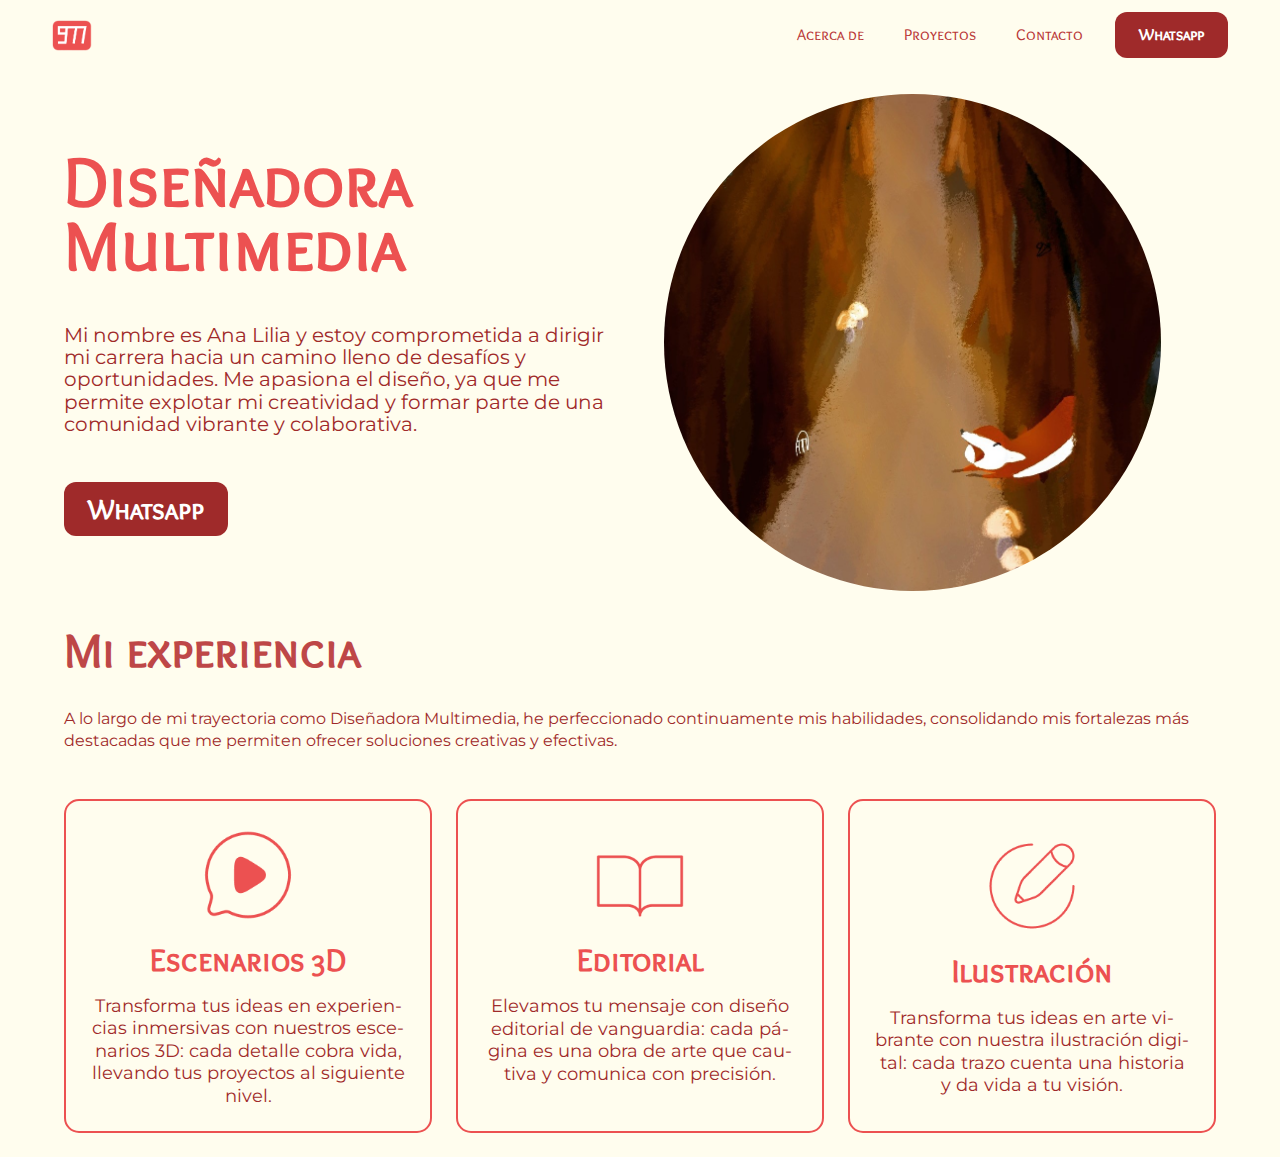
<file: index.html>
<!DOCTYPE html>
<html lang="es">

<head>
  <meta charset="UTF-8">
  <meta name="viewport" content="width=device-width, initial-scale=1.0">
  <title>Portafolio-Lili</title>

  <!-- googlefonts star -->
  <link rel="preconnect" href="https://fonts.googleapis.com">
  <link rel="preconnect" href="https://fonts.gstatic.com" crossorigin>
  <link href="https://fonts.googleapis.com/css2?family=Montserrat:ital,wght@0,100..900;1,100..900&family=Overlock+SC&display=swap" rel="stylesheet">
  <!-- googlefonts end -->

  <!-- Stylesheets star -->
  <link rel="stylesheet" href="./css/resset.css">
  <link rel="stylesheet" href="./css/style.css">
  <!-- stylessheets end -->
</head>

<body>


  <header class="header">
    <div class="header-wrapper">
      <a class="header-brand" href="./">
        <img src="./assets/brand/logo977.png" alt="Logotipo de lili"></a>
      <nav class="header-nav">
        <a class="header-nav-item" href="about.html">Acerca de</a>
        <a class="header-nav-item" href="projects.html">Proyectos</a>
        <a class="header-nav-item" href="contact.html">Contacto</a>
        <a class="header-nav-buttom" href="#">Whatsapp</a>
      </nav>
    </div>
  </header>

  <div class="hero">
    <div class="hero-wrapper">
      <div class="hero-content">
        <h1 class="hero-title">Diseñadora Multimedia</h1>
        <br>
        <p class="hero-paragraph">Mi nombre es Ana Lilia y estoy comprometida a dirigir mi carrera hacia un camino lleno
          de desafíos y oportunidades. Me apasiona el diseño, ya que me permite explotar mi creatividad y formar parte
          de
          una comunidad vibrante y colaborativa.</p>
          <br>
        <a class="hero-buttom" href="#">Whatsapp</a>
      </div>
      <div class="hero-profile">
        <img class="hero-image" src="./assets/brand/Foto.jpg" alt="Fotografía lili">
      </div>
    </div>
  </div>


  <!-- Contenido principal de la página -->
  <main class="main">
    <!-- Encajonamos las secciones -->
    <div class="main-wrapper">
      <section class="service">
        <div class="service-content">
          <h2 class="service-title">Mi experiencia</h2>
          <br>
          <p class="service-paragraph">A lo largo de mi trayectoria como Diseñadora Multimedia, he perfeccionado continuamente mis habilidades, consolidando mis fortalezas más destacadas que me permiten ofrecer soluciones creativas y efectivas.</p>
        </div>
        <br>
        
        <div class="service-card">
          <div class="service-item">
            <img class="service-image" src="./assets/icon/Expertise-Escenarios3d.png" alt="icono de escenarios 3d">
            <h3 class="service-subtitle">Escenarios 3D</h3>
            <p class="service-descrption">Transforma tus ideas en experiencias inmersivas con nuestros escenarios 3D:
              cada detalle cobra vida, llevando tus proyectos al siguiente nivel.</p>
          </div>
          <div class="service-item">
            <img class="service-image" src="./assets/icon/Expertise-Editorial.png" alt="ícono de editorial">
            <h3 class="service-subtitle">Editorial</h3>
            <p class="service-descrption">Elevamos tu mensaje con diseño editorial de vanguardia: cada página es una
              obra de arte que cautiva y comunica con precisión.</p>
          </div>
          <div class="service-item">
            <img class="service-image" src="./assets/icon/Expertise-Ilustracion.png" alt="ícono Ilustración Digital">
            <h3 class="service-subtitle">Ilustración</h3>
            <p class="service-descrption">Transforma tus ideas en arte vibrante con nuestra ilustración digital: cada
              trazo cuenta una historia y da vida a tu visión.</p>
          </div>
        </div>
      </section>
    </div>
  </main>
</body>

</html>
</file>
<file: css/style.css>
/* Header */

.header {
  display: flex;
  justify-content: center;
  width: 100%;
}

.header-wrapper {
  padding: 12px;
  width: 100%;
  max-width: 1200px;
  display: flex;
  justify-content: space-between;
  align-items: center;
}

.header-brand {
  width: 40px;
}

.header-nav {
  display: flex;
  gap: 24px;
}

.header-nav-item {
  color: var(--negro);
  padding: 12px 8px;

}

.header-nav-item:hover {
  color: var(--morado);
}

.header-nav-buttom {
  background-color: var(--morado);
  font-weight: 900;
  color: var(--blanco);
  border-radius: 12px;
  padding: 12px 24px;
  background-color: var(--light-seagreen);
}

.header-nav-buttom:hover {
  background-color: var(--light-seagreen);

}

/* hero */

.hero {
  width: 100%;
  display: flex;
  justify-content: center;
}

.hero-wrapper {
  max-width: 1200px;
  display: grid;
  grid-template-columns: repeat(2, 1fr);
}

.hero-content {
  padding: 24px;
  display: flex;
  flex-direction: column;
  justify-content: center;
}

.hero-title {
  margin-bottom: 24px;
  font-size: 70px;
  font-weight: 900;
  line-height: 64px;
  color: var(--morado)
}

.hero-paragraph {
  font-size: 20px;
  line-height: auto;
  color: var(--negro);
  margin-bottom: 24px;
  hyphens: none;
  color: #9f2a2a;
}

.hero-buttom {
  font-size: 28px;
  width: fit-content;
  color: var(--blanco);
  font-weight: 900;
  padding: 16px 24px;
  border-radius: 12px;
  background-color: #9f2a2a;

}

.hero-buttom:hover {
  background-color: var(--dark-aquamarine);
}

.hero-profile {
  /* display: flex; */
  justify-content: center;
  padding: 24px;
}

.hero-image {
  width: 90%;
  border-radius: 50%;
}


/* Main */

.main {
  display: flex;
  justify-content: center;

}

.main-wrapper {
  width: 100%;
  max-width: 1200px;

}

.service {
  padding: 24px;
  color: #9f2a2a;
}

.service-content {
  max-width: 1200px;
  margin-bottom: 24px;

}

.service-title {
  font-size: 48px;
  color: var(--turquesa);
  font-weight: 900;
  margin-bottom: 24px;
  color: #be4747;
}

.service.paragraph {
  font-size: 20px;
  color: var(--negro);
  line-height: 25px;
}

.service-card {
  display: grid;
  grid-template-columns: repeat(3, 1fr);
  gap: 24px;

}

.service-item {
  padding: 24px;
  display: flex;
  flex-direction: column;
  justify-content: center;
  gap: 24px;
  text-align: center;
  border-radius: 15px;
  background-color: #fffdee;
  border: 2px solid #EC5151;
}

.service-image {
  align-self: center;
  max-width: 100px;
}

.service-subtitle {
  font-size: 32px;
  font-weight: 900;
  color: var(--turquesa);
  color: #EC5151
}

.service-descrption {
  font-size: 18px;
  line-height: auto  px;

}
</file>
<file: css/resset.css>
/* Resset pro */
@charset "UTF-8";
/*

  Con este reset vamos a resolver:
    👉 Unificar el uso de Custom Properties
    👉 Problemas de box-model más generales
    👉 Problemas con imagenes, vídeos e iconos svg
    👉 Problemas con tipografías y etiquetas input en formularios
    👉 Unificar la tipografía de todas las etiquetas de una web

    */


/* Aquí definimos las Custom properties */
:root {
    --aquamarine: #F97272;
    --light-seagreen: #9F2A2A;
    --dark-aquamarine: #F97272;
    --blanco: #FFFFFF;
    --negro: #b93636;
    /* Tipografía */
    --tipo-principal: "Overlock SC", sans-serif;
    --tipo-secundaria: "Montserrat", sans-serif;
}

/* Las adaptamos al modo oscuro */
/* @media (prefers-color-scheme: dark) {
    :root {
        --negro: #441515;
    }
} */

/* Opcional */
/* Configuramos si un usuario ha activado el modo alto contraste. (WD) */
/* Opcional */
/* Desactivamos los animations en el caso de que el usuario haya configurado el modo sin animation */
@media (prefers-reduced-motion: reduce) {
    * {
        -webkit-animation: none !important;
        animation: none !important;
        -webkit-transition: none !important;
        transition: none !important;
    }
}

/* Reseteamos los margin y paddings de todas las etiquetas */
* {
    margin: 0;
    padding: 0;
    border: 0;
    -webkit-box-sizing: border-box;
    box-sizing: border-box;
    vertical-align: baseline;
}

/* Evitamos problemas con las imagenes */
img,
picture,
video,
iframe,
figure {
    max-width: 100%;
    width: 100%;
    display: block;
    /* opcional */
    -o-object-fit: cover;
    object-fit: cover;
    /* opcional */
    -o-object-position: center center;
    object-position: center center;
}

/* Reseteamos los enlaces para funcionar como cajas... */
a {
    display: block;
    text-decoration: none;
    color: inherit;
    font-size: inherit;
}

/* ... excepto los que se encuentran en párrafos */
p a {
    display: inline;
    
}

/* Quitamos los puntos de los <li> */
li {
    list-style-type: none;
}

/* Configuramos anclas suaves */
html {
    scroll-behavior: smooth;
}

/* Desactivamos estilos por defecto de las principales etiquetas de texto */
p,span,
strong,
blockquote,
i,
b,
u,
em {
    font-size: 1em;
    font-weight: inherit;
    font-style: inherit;
    text-decoration: none;
    color: inherit;
    font-family: var(--tipo-secundaria);
}

/* Evitamos problemas con los pseudoelementos de quotes */
blockquote:before,
blockquote:after,
q:before,
q:after {
    content: "";
    content: none;
}

/* Configuramos el texto que seleccionamos */
::-moz-selection {
    background-color: var(--negro);
    color: var(--blanco);
}

::selection {
    background-color: var(--negro);
    color: var(--blanco);
}

/* Nivelamos problemas de tipografías y colocación de formularios */
form,
input,
textarea,
select,
button,
label {
    font-family: inherit;
    font-size: inherit;
    -webkit-hyphens: auto;
    -ms-hyphens: auto;
    hyphens: auto;
    background-color: transparent;
    color: inherit;
    display: block;
    /* opcional */
    -webkit-appearance: none;
    -moz-appearance: none;
    appearance: none;
}

/* Reseteamos las tablas */
table,
tr,
td {
    border-collapse: collapse;
    border-spacing: 0;
}

/* Evitamos problemas con los SVG */
svg {
    width: inline;
    display: inline;
    fill: currentColor;
}

/* (Probandolo, no usar en producción) En el caso de añadir una  */
/* p svg{
    display: inline;
    width: initial;
  } */
/* Configuramos la tipografía para toda la web */
body {
    min-height: 100vh;
    font-size: 100%;
    color: inherit;
    font-family: var(--tipo-principal);
    color: #EC5151;
    background-color: #fffdee;
    /* opcional */
    line-height: 1.4em;
    /* opcional */
    -webkit-hyphens: auto;
    -ms-hyphens: auto;
    hyphens: auto;
    /* opcional */
    font-smooth: always;
    /* opcional */
    -webkit-font-smoothing: antialiased;
    /* opcional */
    -moz-osx-font-smoothing: grayscale;
}

/* Formatos de Imagenes
  
  * Bitmap
  - Jpeg
  - Png
  - Tiff
  - Gif
  - Psd
  - BMP
  
  * Vectores - Puntos y lineas 
  - SVG
  - Ai 
  - PDF
  */
</file>
